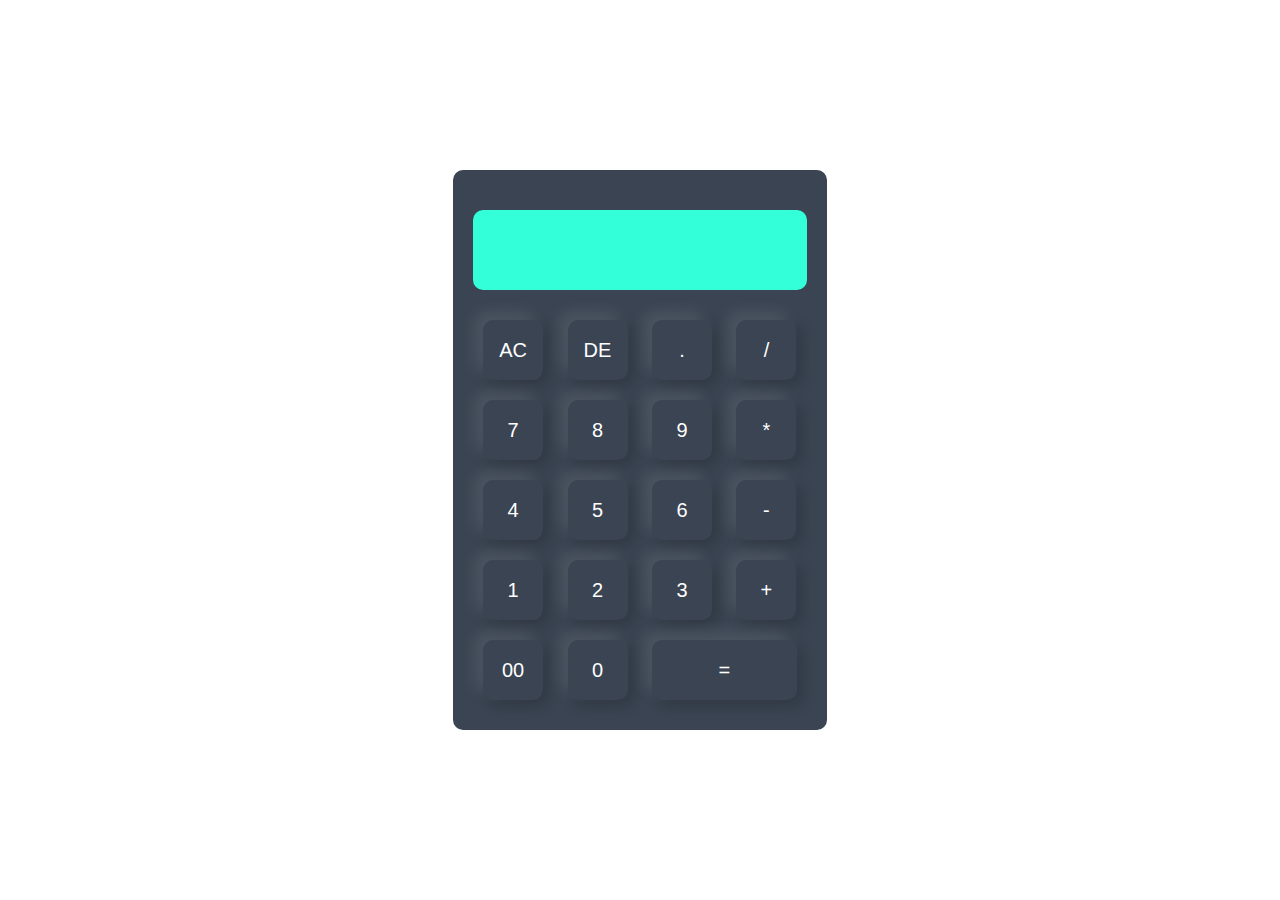
<file: calculator/index.html>
<!DOCTYPE html>
<html>
<head>
    <meta name="viewport" content="width=device-width, initial-scale=1.0">
    <title>Calculator</title>
    <link rel="stylesheet" href="style.css">
</head>
<body>

<div class="container">
  <div class="calculator">
    <form>
      <div class="display">
        <input type="text" name="display">
      </div>
      <div>
        <input type="button" value="AC" onclick="display.value = '' " class="operator">
        <input type="button" value="DE" onclick="display.value =  display.value.toString().slice(0,-1)" class="operator">
        <input type="button" value="." onclick="display.value += '.' " class="operator">
        <input type="button" value="/" onclick="display.value += '/' " class="operator">
      </div>
      <div>
        <input type="button" value="7" onclick="display.value += '7' ">
        <input type="button" value="8" onclick="display.value += '8' ">
        <input type="button" value="9" onclick="display.value += '9' ">
        <input type="button" value="*" onclick="display.value += '*' " class="operator">
      </div>
      <div>
        <input type="button" value="4" onclick="display.value += '4' ">
        <input type="button" value="5" onclick="display.value += '5' ">
        <input type="button" value="6" onclick="display.value += '6' ">
        <input type="button" value="-" onclick="display.value += '-' " class="operator">
      </div>
      <div>
        <input type="button" value="1" onclick="display.value += '1' ">
        <input type="button" value="2" onclick="display.value += '2' ">
        <input type="button" value="3" onclick="display.value += '3' ">
        <input type="button" value="+" onclick="display.value += '+' " class="operator">
      </div>
      <div>
        <input type="button" value="00" onclick="display.value += '00' ">
        <input type="button" value="0" onclick="display.value += '0' ">
        <input type="button" value="=" onclick="display.value = eval(display.value)" class="equal operator">
       
      </div>
    </form>
  </div>
</div>


</body>
</html>
</file>
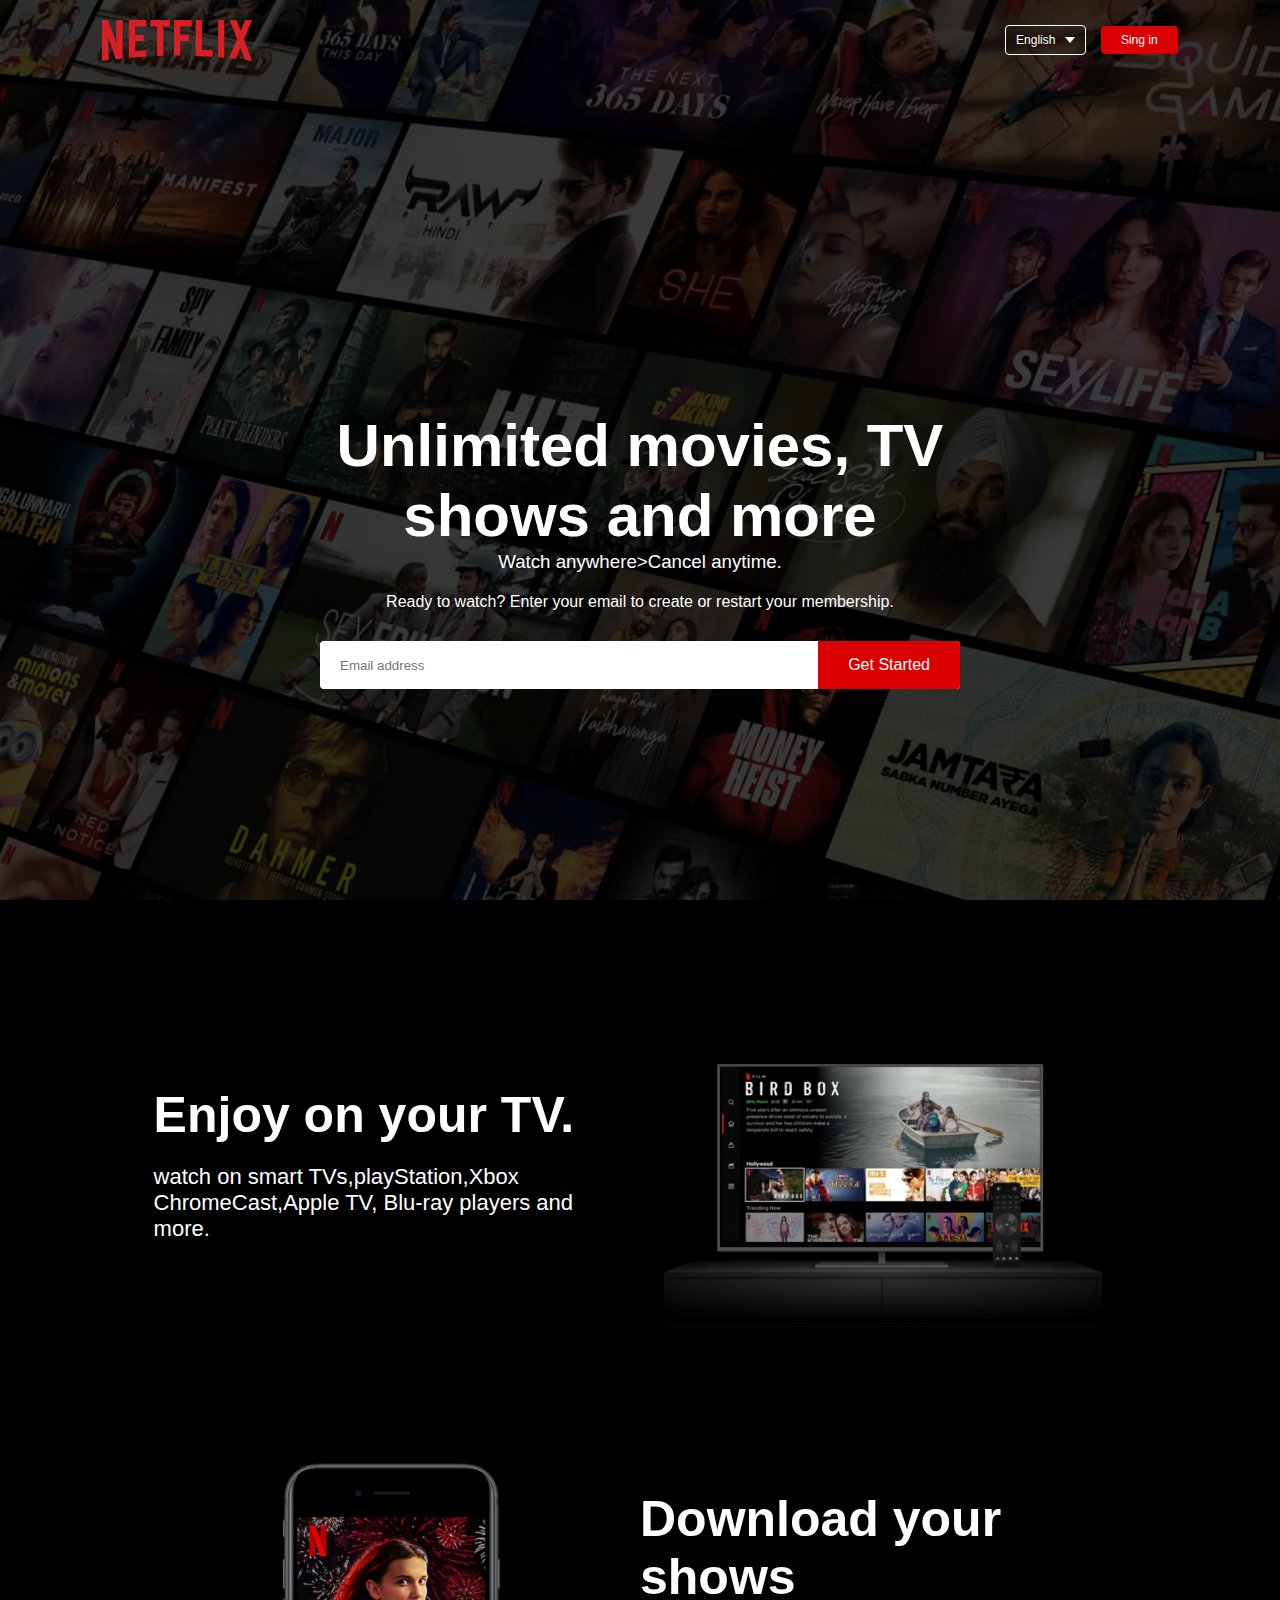
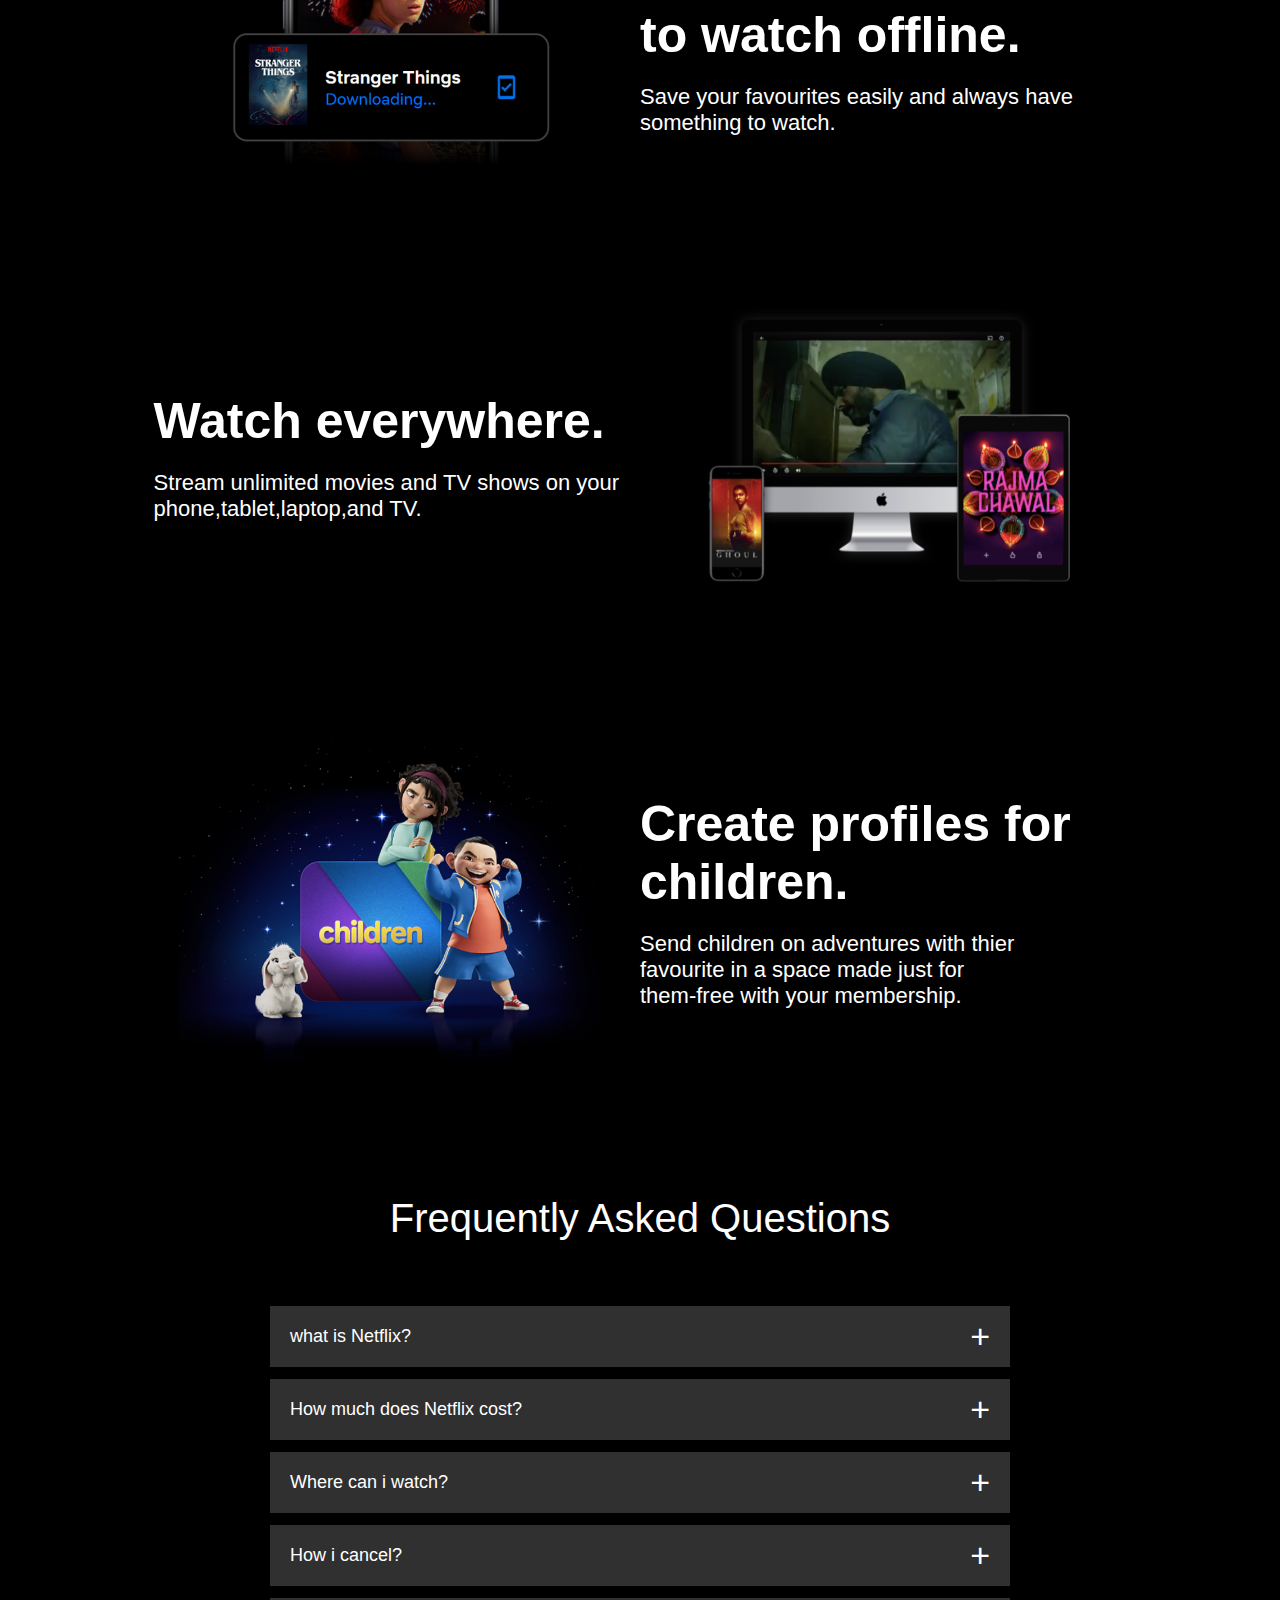
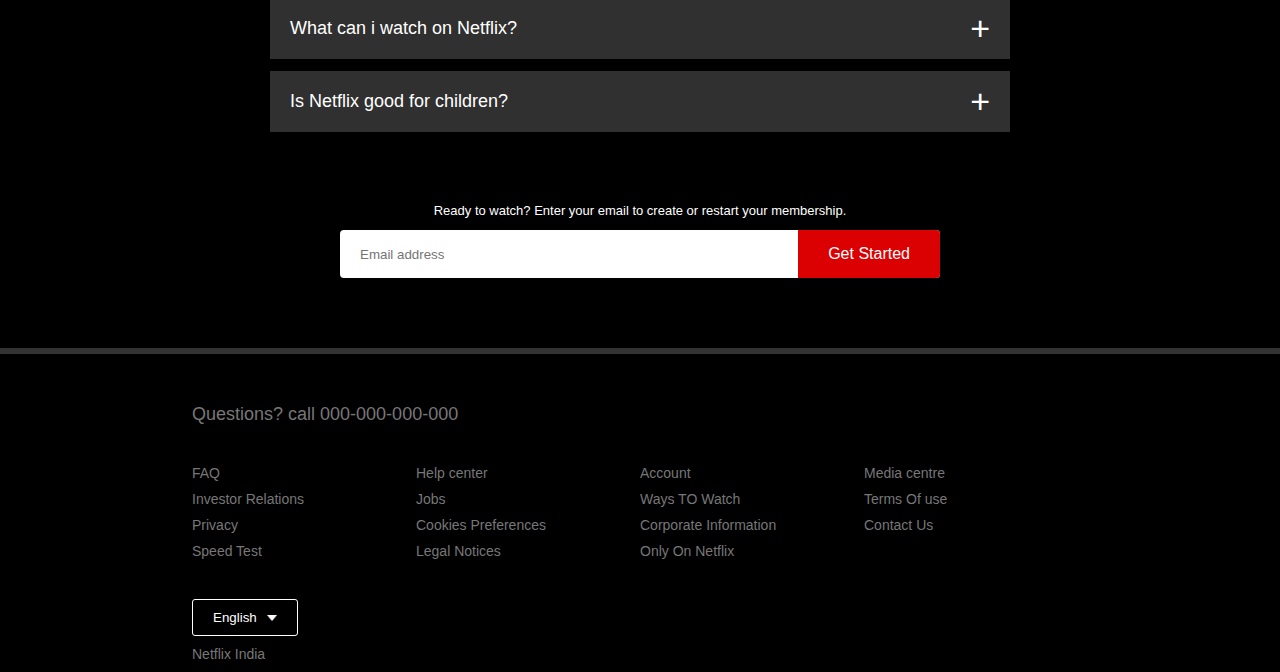
<file: Landing page/index1.html>
<!DOCTYPE html>
<html lang="en">
<head>
    <meta charset="UTF-8">
    <meta name="viewport" content="width=device-width, initial-scale=1.0">
    <title>Landing Page Project</title>
    <link rel="stylesheet" href="style.css">
</head>
<body>
    <div class="header">
        <nav>
            <img src="images/logo.png" class="logo">
            <div>
                <button class="Language-btn">English <img src="images/down-icon.png" ></button>
                <button>Sing in</button>
            </div>
        </nav>
        <div class="header-content">
            <h1>Unlimited movies, TV shows and more</h1>
            <h3>Watch anywhere>Cancel anytime.</h3>
            <p>Ready to watch? Enter your email to create or restart your membership.</p>
            <form class="email-signup">
                <input type="email" placeholder="Email address" required>
                <button type="submit">Get Started</button>
            </form>
        </div>
    </div>

    <div class="features">
        <div class="row">
            <div class="text-col">
                <h2>Enjoy on your TV.</h2>
                <p>watch on smart TVs,playStation,Xbox <br>ChromeCast,Apple TV, Blu-ray players and <br>more.</p>
            </div>
            <div class="img-col">
                <img src="images/feature-1.png">
            </div>
        </div>
        <div class="row">
            <div class="img-col">
                <img src="images/feature-2.png">
            </div>
            <div class="text-col">
                <h2>Download your shows <br> to watch offline.</h2>
                <p>Save your favourites easily and always have <br> something to watch.</p>
            </div>
        </div>
        <div class="row">
            <div class="text-col">
                <h2>Watch everywhere.</h2>
                <p>Stream unlimited movies and TV shows on your <br> phone,tablet,laptop,and TV.</p>
            </div>
            <div class="img-col">
                <img src="images/feature-3.png">
            </div>
        </div>
        <div class="row">
            <div class="img-col">
            <img src="images/feature-4.png">
        </div>
            <div class="text-col">
                <h2>Create profiles for <br> children.</h2>
                <p>Send children on adventures with thier <br> favourite in a space made just for <br>
                    them-free with your membership.</p>
            </div>
        </div>
    </div>

    <div class="faq">
        <h2>Frequently Asked Questions</h2>
        <ul class="accordion">
            <li>
                <input type="radio" name="accordion" id="first">
                <label for="first">what is Netflix?</label>
                <div class="content">
                    <p>watch on smart TVs,playStation,Xbox ChromeCast,Apple TV, Blu-ray players and more.</p>
                </div>
            </li>
            <li>
                <input type="radio" name="accordion" id="second">
                <label for="second">How much does Netflix cost?</label>
                <div class="content">
                    <p>5k for 12 months</p>
                </div>
            </li>
            <li>
                <input type="radio" name="accordion" id="third">
                <label for="third">Where can i watch?</label>
                <div class="content">
                    <p>watch on smart TVs,playStation,Xbox ChromeCast,Apple TV, Blu-ray players and more.</p>
                </div>
            </li>
            <li>
                <input type="radio" name="accordion" id="fourth">
                <label for="fourth">How i cancel?</label>
                <div class="content">
                    <p>watch on smart TVs,playStation,Xbox ChromeCast,Apple TV, Blu-ray players and more.</p>
                </div>
            </li>
            <li>
                <input type="radio" name="accordion" id="fifth">
                <label for="fifth">What can i watch on Netflix?</label>
                <div class="content">
                    <p>Stream unlimited movies and TV shows on your phone,tablet,laptop,and TV.</p>
                </div>
            </li>
            <li>
                <input type="radio" name="accordion" id="sixth">
                <label for="sixth">Is Netflix good for children?</label>
                <div class="content">
                    <p>Yes.</p>
                </div>
            </li>
        </ul>
        <small>Ready to watch? Enter your email to create or restart your membership.</small>
        <form class="email-signup">
            <input type="email" placeholder="Email address" required>
            <button type="submit">Get Started</button>
        </form>
    </div>
    <div class="footer">
        <h2>Questions? call 000-000-000-000</h2>

        <div class="row">
            <div class="col">
                <a href="#">FAQ</a>
                <a href="#">Investor Relations</a>
                <a href="#">Privacy</a>
                <a href="#">Speed Test</a>
            </div>
            <div class="col">
                <a href="#">Help center</a>
                <a href="#">Jobs</a>
                <a href="#">Cookies Preferences</a>
                <a href="#">Legal Notices</a>
            </div>
            <div class="col">
                <a href="#">Account</a>
                <a href="#">Ways TO Watch</a>
                <a href="#">Corporate Information</a>
                <a href="#">Only On Netflix</a>
            </div>
            <div class="col">
                <a href="#">Media centre</a>
                <a href="#">Terms Of use</a>
                <a href="#">Contact Us</a>
            </div>
        </div>
        <button class="Language-btn">English <img src="images/down-icon.png" ></button>
        <p class="copyright-txt">Netflix India</p>
    </div>
</body>
</html>
</file>
<file: calculator/style.css>
*{
    margin: 0;
    padding: 0;
    font-family: 'Poppins', sans-serif;
    box-sizing: border-box;
}


.container{
    width: 100%;
    height: 100vh;
    background: white;
    display: flex;
    align-items: center;
    justify-content: center;
}
.calculator{
    background: #3a4452;
    padding: 20px;
    border-radius: 10px;
    
}
.calculator form input{
    border: 0;
    outline: 0;
    width: 60px;
    height: 60px;
    border-radius: 10px;
    box-shadow: -8px -8px 15px rgba(255, 255, 255, 0.1),5px 5px 15px rgba(0, 0, 0, 0.2);
    background: transparent;
    font-size: 20px;
    color:white;
    cursor: pointer;
    margin: 10px;
}

form .display{
    display: flex;
    justify-content: flex-end;
    margin: 20px 0;
    background: #33ffd8;
    border-radius: 10px;
}
form .display input{
    text-align: right;
    flex: 1;
    color: #3a4452;
    font-size: 45px;
    box-shadow: none;
}
form input.equal{
    width: 145px;
}



form input.operator{
    color: white;
}
</file>
<file: Landing page/style.css>
*{
    margin: 0;
    padding: 0;
    font-family: 'poppins',sans-serif;
    box-sizing: border-box;
}
body{
    background: #000;
    color: #fff;
}
.header{
    width: 100%;
    height: 100vh;
    background-image: linear-gradient(rgba(0,0,0,0.7),rgba(0,0,0,0.7)),url(images/header-image.png);
    background-size: cover;
    background-position: center;
    padding: 10px 8%;
    position: relative;
}
nav{
    display: flex;
    align-items: center;
    justify-content: space-between;
    padding: 10px 0;
}


.logo{
    width: 150px;
    cursor: pointer;
}
nav button{
    border: 0;
    outline: 0;
    background: #db0001;
    color: #fff;
    padding: 7px 20px;
    font-size: 12px;
    border-radius: 4px;
    margin-left: 10px;
    cursor: pointer;
}

.Language-btn{
    display: inline-flex;
    align-items: center;
    background: transparent;
    border: 1px solid #fff;
    padding: 7px 10px;
}
.Language-btn img{
    width: 10px;
    margin-left: 10px;
}

.header-content{
    position: absolute;
    top: 50%;
    left: 50%;
    transform: translate(-50%,-50%);
    text-align: center;
    margin-top: 100px;
}
.header-content h1{
    font-size: 60px;
    line-height: 70px;
    font-weight: 600;
    max-width: 650px;
}
.header-content h3{
    font-weight: 400;
    margin-bottom: 20px;
}

.email-signup{
    background: #fff;
    border-radius: 4px;
    display: flex;
    align-items: center;
    margin-top: 30px;
    overflow: hidden;
}
.email-signup input{
    flex: 1;
    border: 0;
    outline: 0;
    margin-left: 20px;
}
.email-signup button{
    background: #db0001;
    border: 0;
    outline: 0;
    color: #fff;
    font-size: 16px;
    cursor: pointer;
    padding: 15px 30px;
}
/*-----------------features--------------*/
.features{
    padding: 50px 12%;
    font-size: 22px;
}
.row{
    display: flex;
    width: 100%;
    align-items: center;
    flex-wrap: wrap;
    padding: 50px 0;
}

.text-col{
    flex-basis: 50%;
    margin-bottom: 20px;
}
.img-col{
    flex-basis: 50%;
    margin-bottom: 20px;
}
.img-col img{
    display: block;
    width: 90%;
    margin: auto;
}
.features h2{
    font-size: 50px;
    font-weight: 600;
    margin-bottom: 20px;
}
/*-----------faq---------------*/
.faq{
    padding: 10px 12%;
    text-align: center;
    font-size: 18px;
}
.faq h2{
    font-weight: 500;
    font-size: 40px;

}
.accordion{
    margin: 60px auto;
    width: 100%;
    max-width: 750px;
}
.accordion li{
    list-style: none;
    width: 100%;
    padding: 5px;
}
.accordion li label{
    display: flex;
    align-items: center;
    padding: 20px;
    font-size: 18px;
    font-weight: 500;
    background: #303030;
    margin-bottom: 2px;
    cursor: pointer;
    position: relative;
}
label::after{
    content: '+';
    font-size: 34px;
    position: absolute;
    right: 20px;
    transition: transform 0.5s;
}
input[type="radio"]{
    display: none;
}
.accordion .content{
    background: #303030;
    text-align: left;
    padding: 0 20px;
    max-height: 0;
    overflow: hidden;
    transition: max-height 0.5s,padding 0.5s;
}
.accordion input[type="radio"]:checked + label + .content{
    max-height: 600px;
    padding: 30px 20px;
}
.accordion input[type="radio"]:checked + label::after{
    transform: rotate(135deg);
}
.faq .email-signup{
    max-width: 600px;
    margin: 10px auto 60px;
}
.faq small{
    font-size: 13px;
}

/*-----------------footer------------------*/
.footer{
    padding: 50px 15% 10px;
    border-top: 6px solid #333;
    color: #777;
}
.footer h2{
    font-size: 18px;
    font-weight: 400;
    margin-bottom: 30px;
}
.footer .col{
    flex-basis: 25%;
    flex-grow: 1;
    margin-bottom: 20px;
}
.footer .col a{
    display: block;
    text-decoration: none;
    color: #777;
    font-size: 14px;
    margin-bottom: 10px;
}
.footer .row{
    align-items: flex-start;
    padding: 10px 0
}
.footer .Language-btn{
    color: #fff;
    padding: 10px 20px;
    border-radius: 3px;
}
.copyright-txt{
    font-size: 14px;
    margin-top: 20px;
    margin-top: 10px;
}
/*-------------------media-queries-for-small-screen-------------*/
@media only screen and (max-width: 600px){
    .logo{
        width: 100px;
    }
    nav button{
        padding: 5px 10px;
    }
    nav .Language-btn{
        padding: 4px 8px;
    }
    .header-content{
        position: unset;
        transform: none;
        padding-top: 150px;
    }
    .header-content h1{
        font-size: 30px;
    }
    .email-signup button{
        font-size: 12px;
        padding: 10px 15px;
    }
    .text-col, .img-col{
        flex-basis: 100%;
    }
    .features h2{
        font-size: 30px;
    }
    .features p{
        font-size: 15px;
    }
    .row:nth-child(2), .row:nth-child(4){
        flex-direction: column-reverse;
    }
    .features .row{
        padding: 10px 0;
    }
    .faq h2{
        font-size: 20px;
    }
    .accordion .content{
        font-size: 14px;
    }
    .accordion li label{
        padding: 10px;
        font-size: 14px;
    }
    label::after{
        font-size: 22px;
    }
}
</file>
